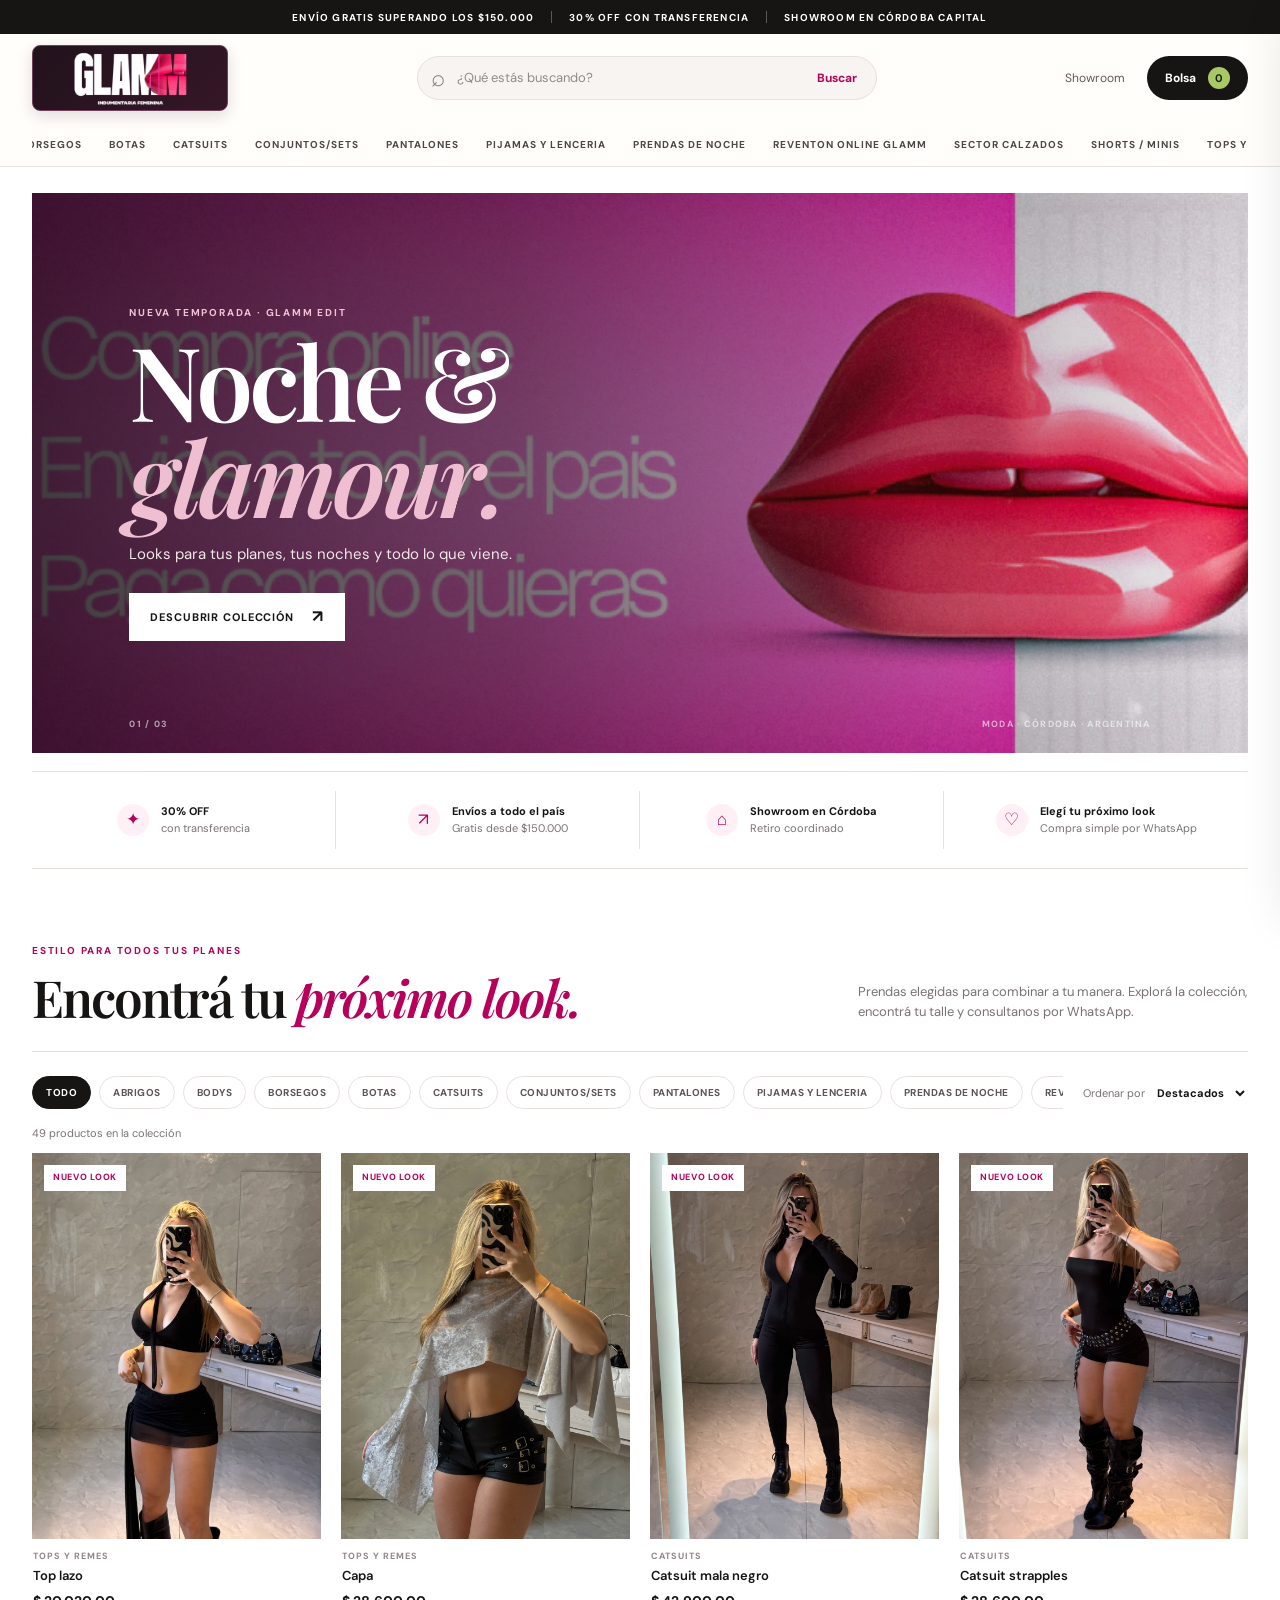
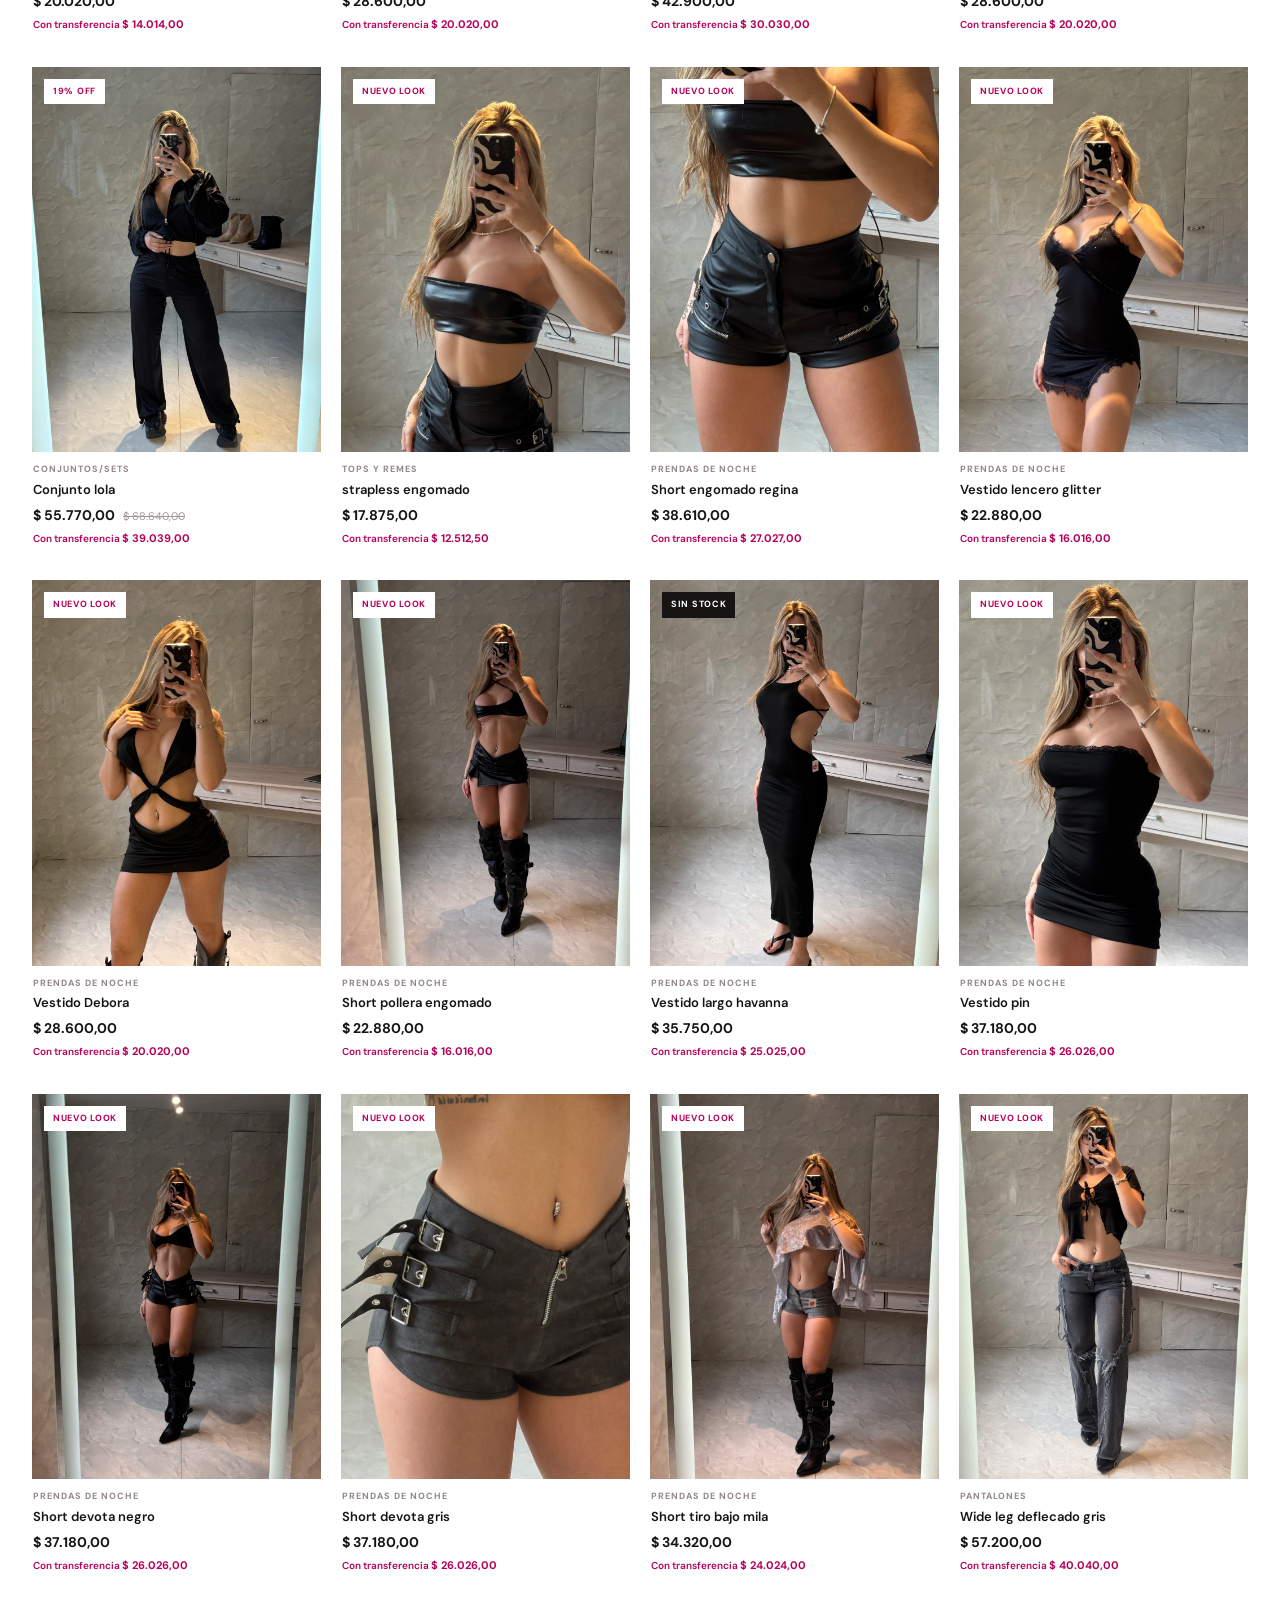
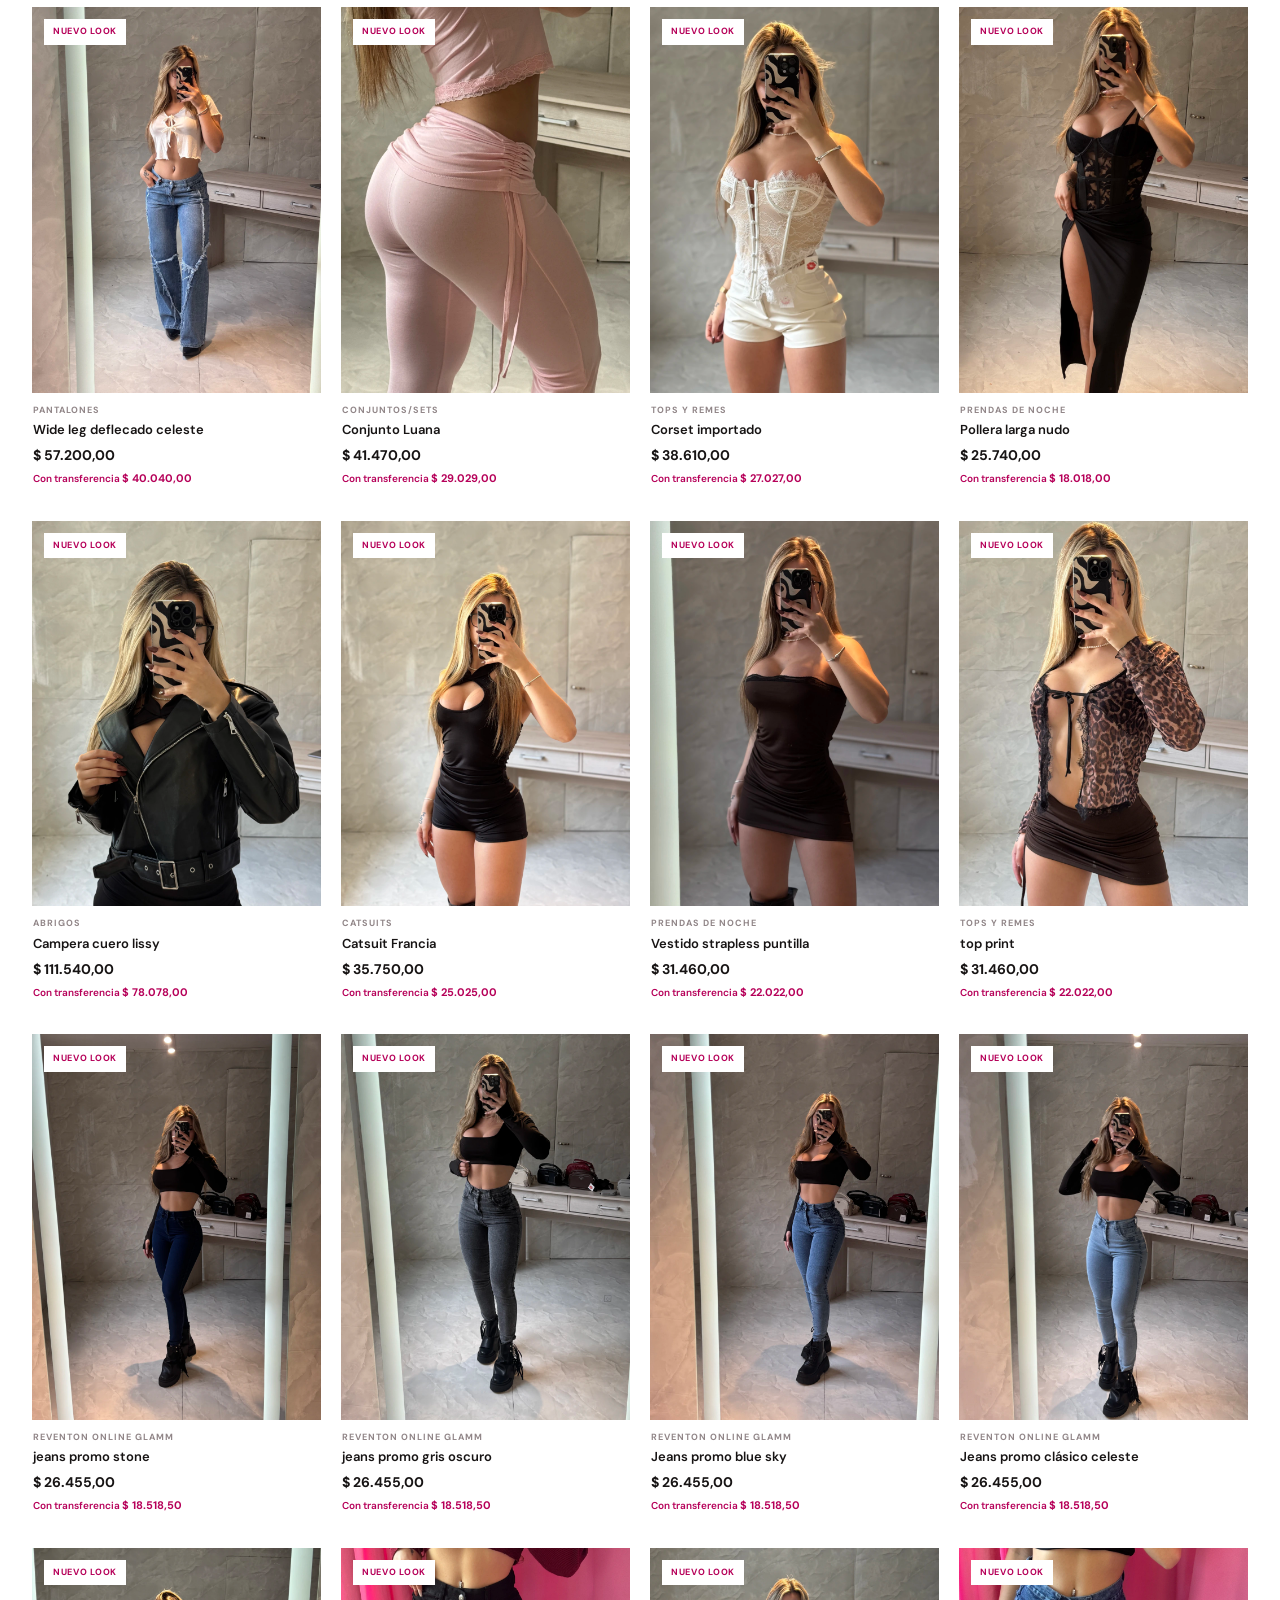
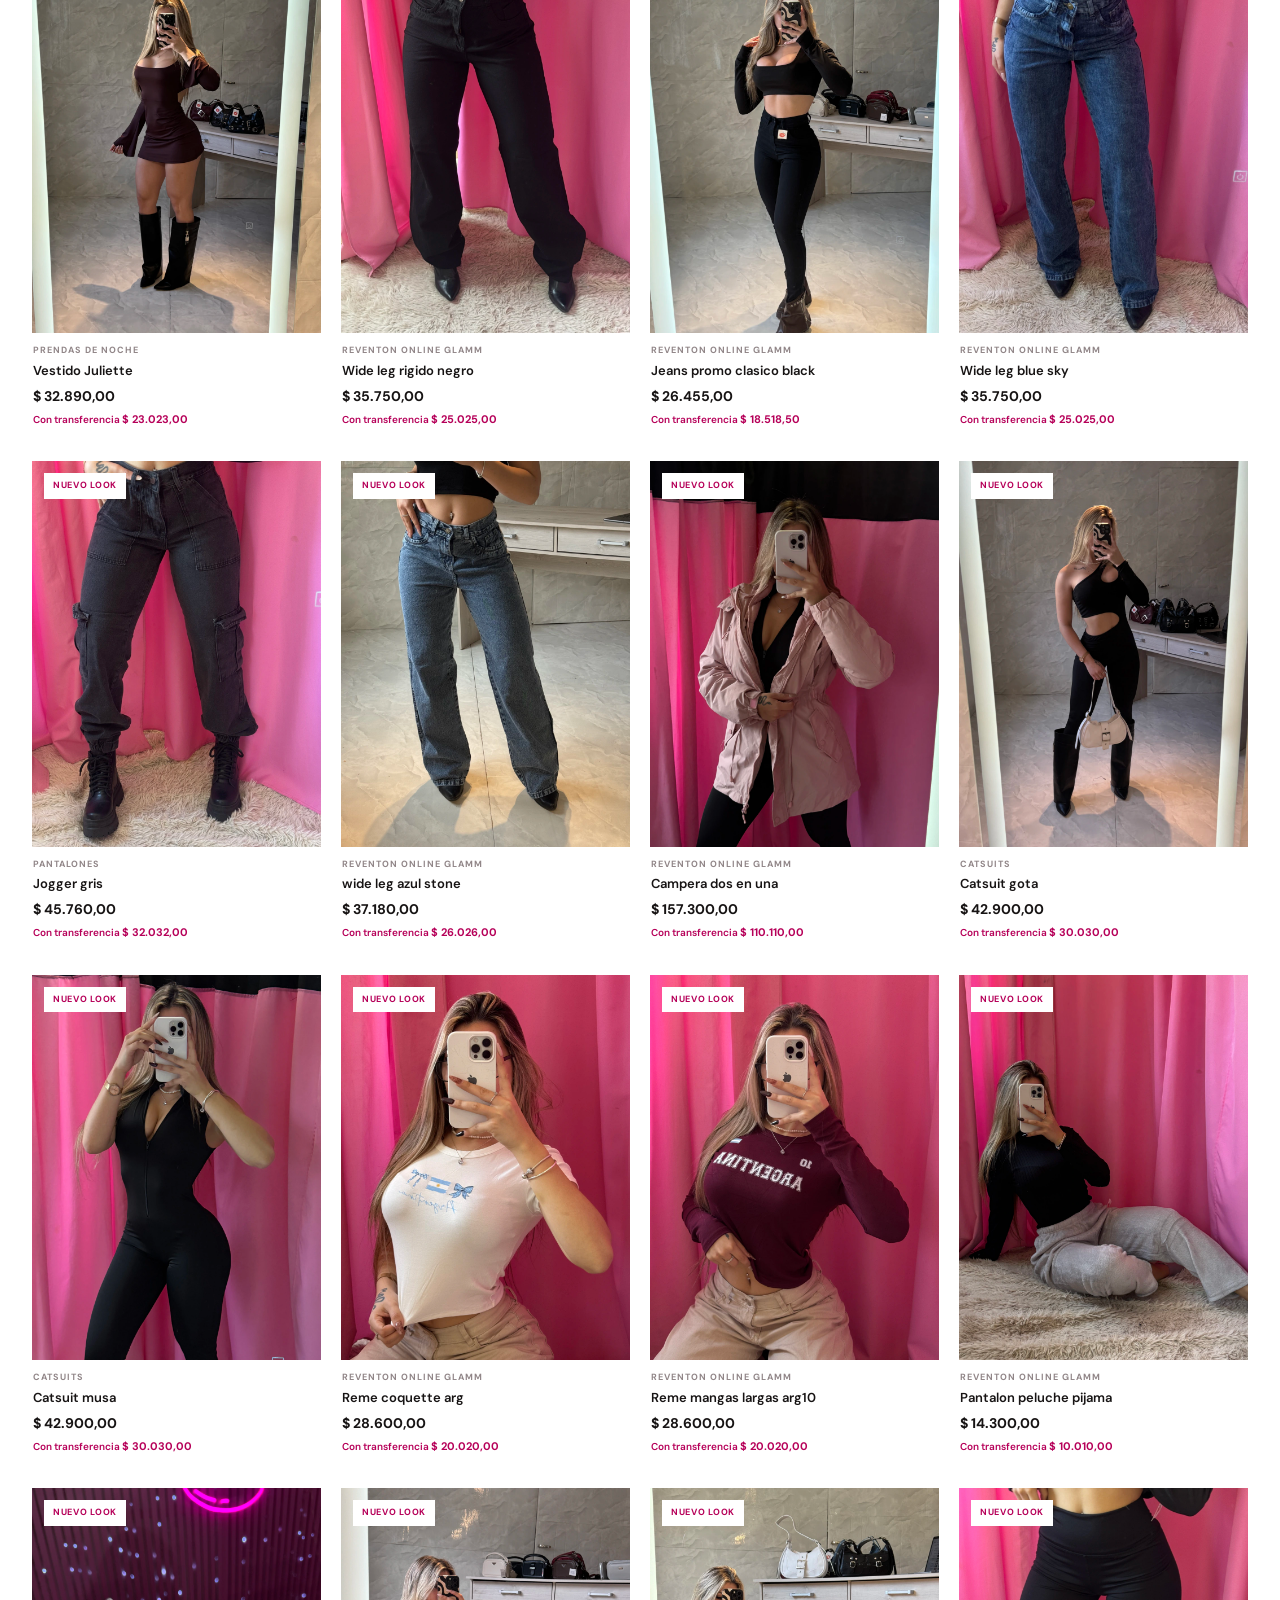
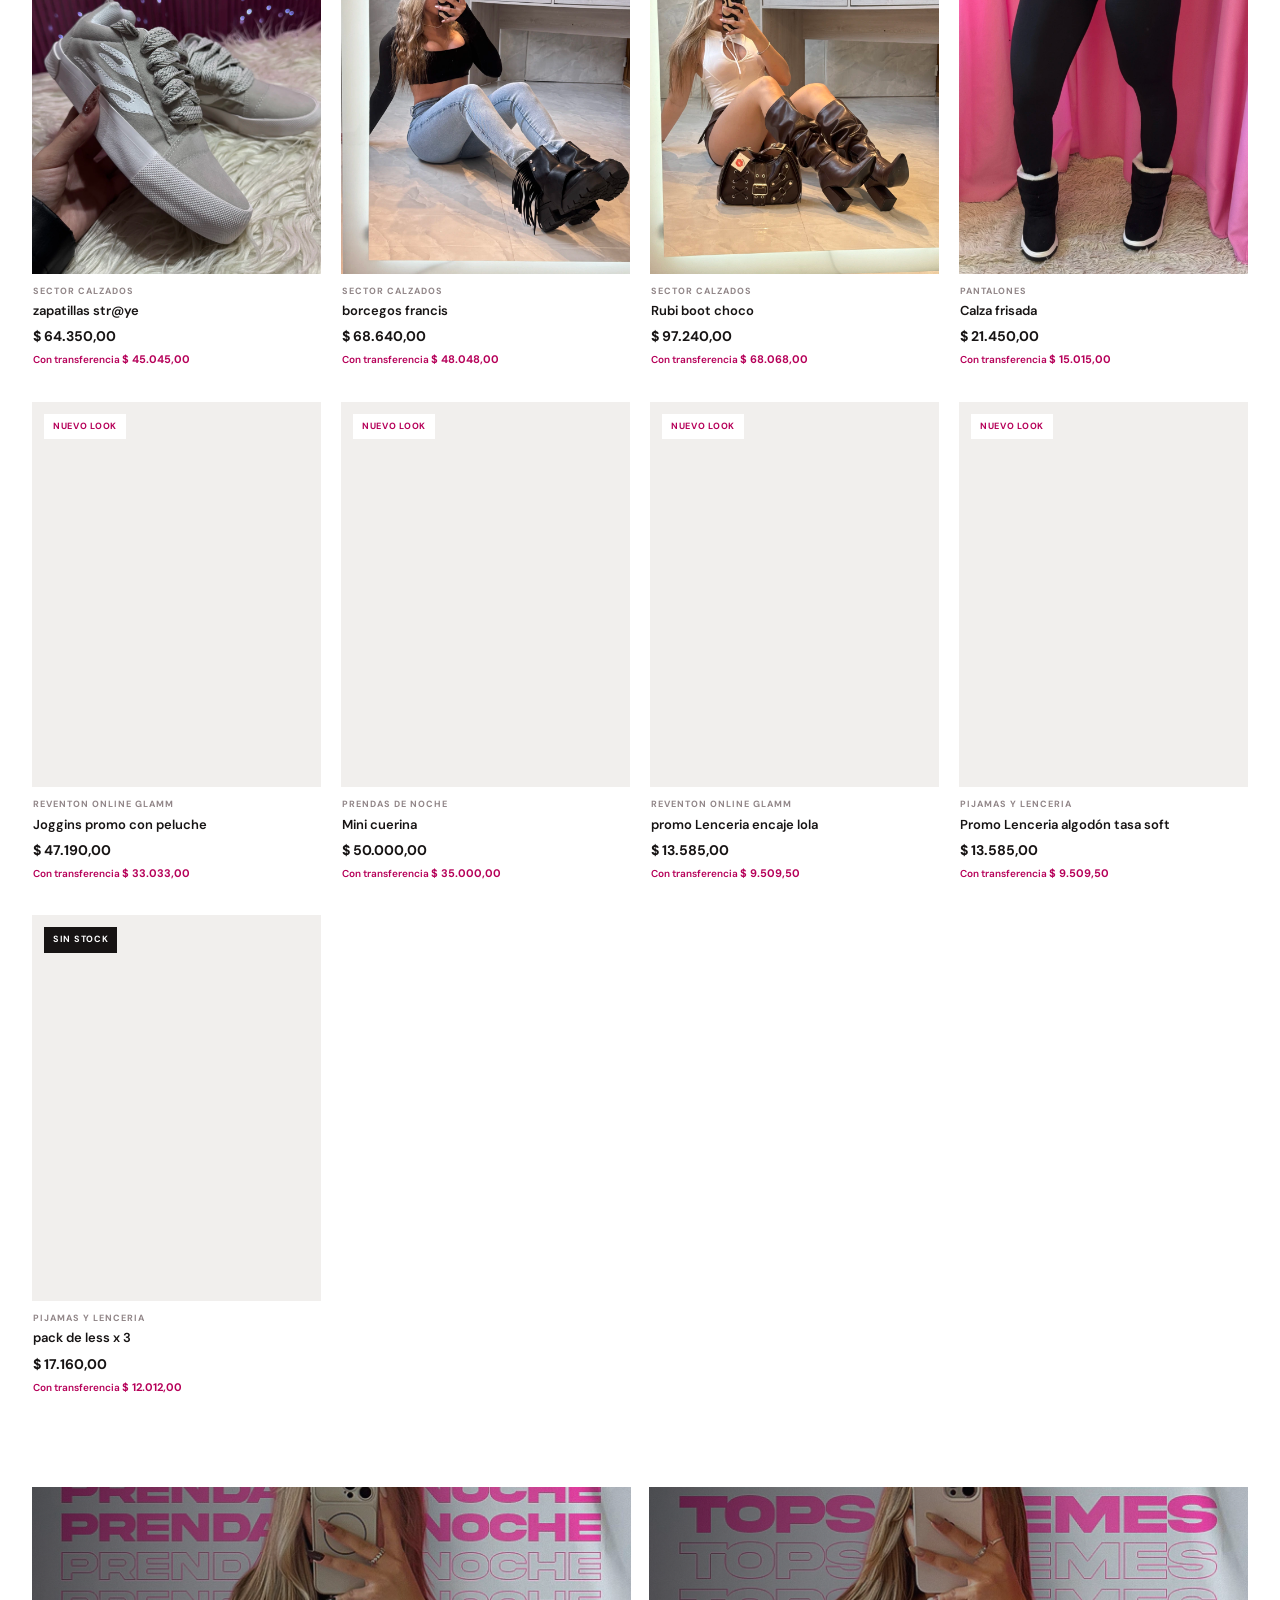
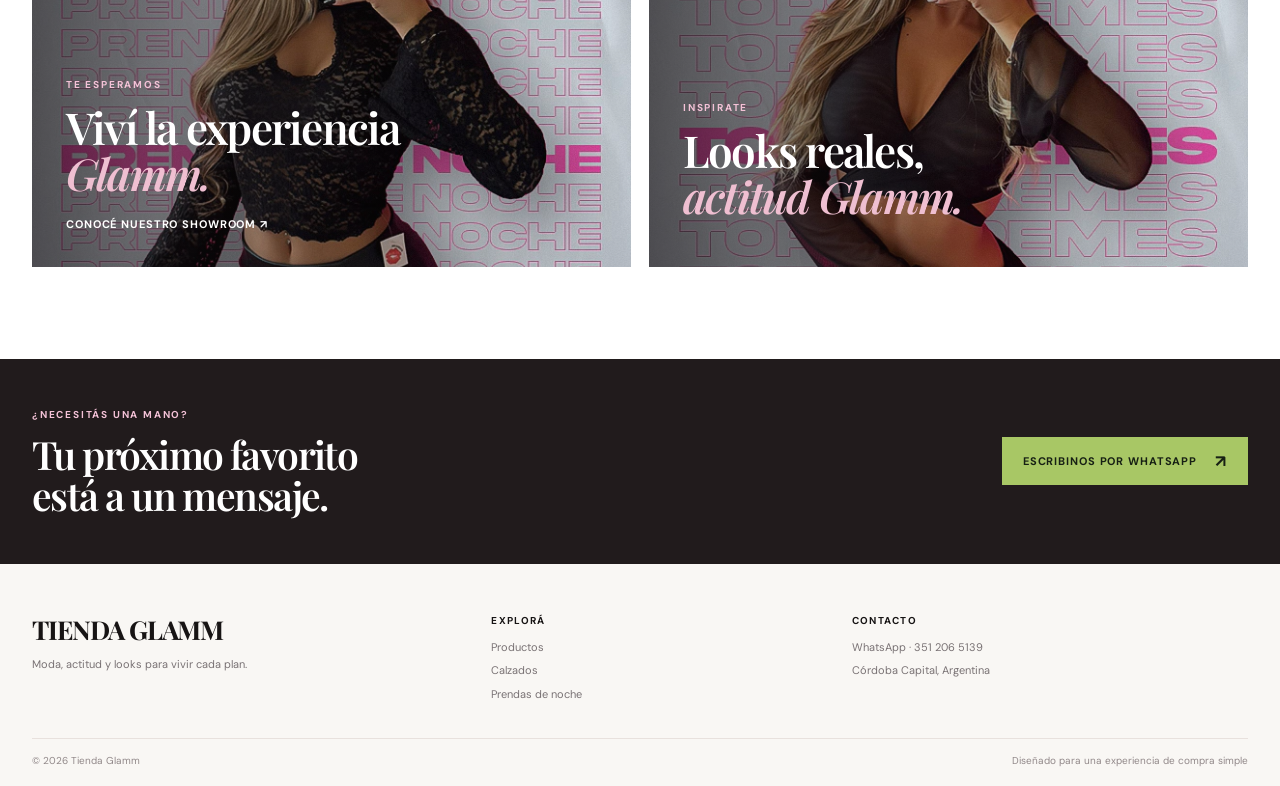
<file: index.html>
<!doctype html>
<html lang="es-AR">
<head>
  <meta charset="utf-8"><meta name="viewport" content="width=device-width, initial-scale=1"><meta name="theme-color" content="#171414"><meta name="description" content="Tienda Glamm: moda para salir, looks de noche, calzados y prendas urbanas. Envíos a todo el país y showroom en Córdoba.">
  <title>Tienda Glamm — Nueva temporada</title><link rel="preconnect" href="https://fonts.googleapis.com"><link rel="preconnect" href="https://fonts.gstatic.com" crossorigin><link href="https://fonts.googleapis.com/css2?family=DM+Sans:wght@400;500;600;700&family=Playfair+Display:ital,wght@0,600;0,700;1,600;1,700&display=swap" rel="stylesheet"><link rel="stylesheet" href="styles.css"><script src="catalog.js" defer></script><script src="app.js" defer></script>
</head>
<body>
  <div class="promo-bar"><span>ENVÍO GRATIS SUPERANDO LOS $150.000</span><i></i><span>30% OFF CON TRANSFERENCIA</span><i></i><span class="promo-location">SHOWROOM EN CÓRDOBA CAPITAL</span></div>
  <header class="site-header"><div class="header-main container"><button class="mobile-menu" type="button" aria-label="Abrir categorías" data-menu-toggle>☰</button><a class="brand" href="index.html" aria-label="Tienda Glamm, inicio"><img src="assets/marca/logo.webp" alt="Tienda Glamm"></a><form class="search search-desktop" data-search-form role="search"><span aria-hidden="true">⌕</span><input type="search" placeholder="¿Qué estás buscando?" aria-label="Buscar productos" data-search><button aria-label="Buscar">Buscar</button></form><div class="header-actions"><a class="account-link" href="#contacto">Showroom</a><button class="cart-trigger" type="button" data-cart-open aria-label="Abrir carrito">Bolsa <span data-cart-count>0</span></button></div></div><div class="mobile-search container"><form class="search" data-search-form role="search"><span aria-hidden="true">⌕</span><input type="search" placeholder="¿Qué estás buscando?" aria-label="Buscar productos" data-search></form></div><nav class="category-nav container" data-category-nav aria-label="Categorías"></nav></header>
  <main>
    <section class="hero container"><img class="hero-image" src="assets/marca/campana.webp" alt="Campaña de nueva temporada de Tienda Glamm" fetchpriority="high"><div class="hero-shade"></div><div class="hero-copy"><p class="eyebrow light">NUEVA TEMPORADA · GLAMM EDIT</p><h1>Noche &amp;<br><em>glamour.</em></h1><p>Looks para tus planes, tus noches y todo lo que viene.</p><a class="button button-light" href="#catalogo">Descubrir colección <span>↗</span></a></div><div class="hero-note"><span>01 / 03</span><span>MODA · CÓRDOBA · ARGENTINA</span></div></section>
    <section class="benefits container" aria-label="Beneficios de compra"><div><span class="benefit-icon">✦</span><p><strong>30% OFF</strong><br>con transferencia</p></div><div><span class="benefit-icon">↗</span><p><strong>Envíos a todo el país</strong><br>Gratis desde $150.000</p></div><div><span class="benefit-icon">⌂</span><p><strong>Showroom en Córdoba</strong><br>Retiro coordinado</p></div><div><span class="benefit-icon">♡</span><p><strong>Elegí tu próximo look</strong><br>Compra simple por WhatsApp</p></div></section>
    <section class="collection-intro container" id="catalogo"><div><p class="eyebrow">ESTILO PARA TODOS TUS PLANES</p><h2>Encontrá tu <em>próximo look.</em></h2></div><p>Prendas elegidas para combinar a tu manera. Explorá la colección, encontrá tu talle y consultanos por WhatsApp.</p></section>
    <section class="catalog-section container"><div class="catalog-toolbar"><div class="filter-row" data-filter-row aria-label="Filtrar por categoría"></div><label class="sort-control">Ordenar por <select data-sort><option value="featured">Destacados</option><option value="price-low">Menor precio</option><option value="price-high">Mayor precio</option><option value="name">Nombre</option></select></label></div><div class="results-note" data-results-note></div><div class="product-grid" data-product-grid></div><div class="empty-state" data-empty hidden><span>♡</span><h3>No encontramos productos</h3><p>Probá con otra búsqueda o categoría.</p><button type="button" class="button button-dark" data-clear-filters>Ver toda la colección</button></div></section>
    <section class="editorial container"><div class="editorial-card editorial-showroom"><img src="assets/marca/banner-1.webp" alt="Colección Tienda Glamm" loading="lazy"><div><p class="eyebrow light">TE ESPERAMOS</p><h2>Viví la experiencia<br><em>Glamm.</em></h2><a class="text-link light-link" href="#contacto">Conocé nuestro showroom ↗</a></div></div><div class="editorial-card editorial-social"><img src="assets/marca/banner-2.webp" alt="Estilo Tienda Glamm" loading="lazy"><div><p class="eyebrow light">INSPIRATE</p><h2>Looks reales,<br><em>actitud Glamm.</em></h2></div></div></section>
    <section class="contact-band" id="contacto"><div class="container contact-inner"><div><p class="eyebrow light">¿NECESITÁS UNA MANO?</p><h2>Tu próximo favorito<br>está a un mensaje.</h2></div><a class="button button-green" href="https://wa.me/5493512065139" target="_blank" rel="noopener">Escribinos por WhatsApp <span>↗</span></a></div></section>
  </main>
  <footer class="site-footer"><div class="container footer-grid footer-grid-main"><div><a class="footer-brand" href="index.html">TIENDA GLAMM</a><p>Moda, actitud y looks para vivir cada plan.</p></div><div><h3>Explorá</h3><a href="#catalogo">Productos</a><a href="#catalogo" data-footer-category="CALZADOS">Calzados</a><a href="#catalogo" data-footer-category="PRENDAS DE NOCHE">Prendas de noche</a></div><div><h3>Contacto</h3><a href="https://wa.me/5493512065139" target="_blank" rel="noopener">WhatsApp · 351 206 5139</a><span>Córdoba Capital, Argentina</span></div></div><div class="container footer-bottom"><span>© <span data-year></span> Tienda Glamm</span><span>Diseñado para una experiencia de compra simple</span></div></footer>
  <div class="drawer-backdrop" data-drawer-backdrop></div><aside class="cart-drawer" data-cart-drawer aria-label="Carrito de compras" aria-hidden="true"><div class="drawer-header"><div><p class="eyebrow">TU SELECCIÓN</p><h2>Mi bolsa <span data-drawer-count>(0)</span></h2></div><button class="icon-button" type="button" data-cart-close aria-label="Cerrar carrito">×</button></div><div class="shipping-progress" data-shipping-progress></div><div class="cart-lines" data-cart-lines></div><div class="cart-empty" data-cart-empty><span>♡</span><p>Tu bolsa está esperando ese look especial.</p><button type="button" class="button button-outline" data-cart-close>Seguir mirando</button></div><div class="drawer-footer" data-cart-footer><div class="cart-total"><span>Subtotal</span><strong data-cart-total>$0</strong></div><p>El envío se confirma según tu código postal.</p><button class="button button-dark checkout-button" type="button" data-checkout>Continuar por WhatsApp <span>↗</span></button></div></aside><div class="toast" data-toast role="status" aria-live="polite"></div>
</body></html>
</file>
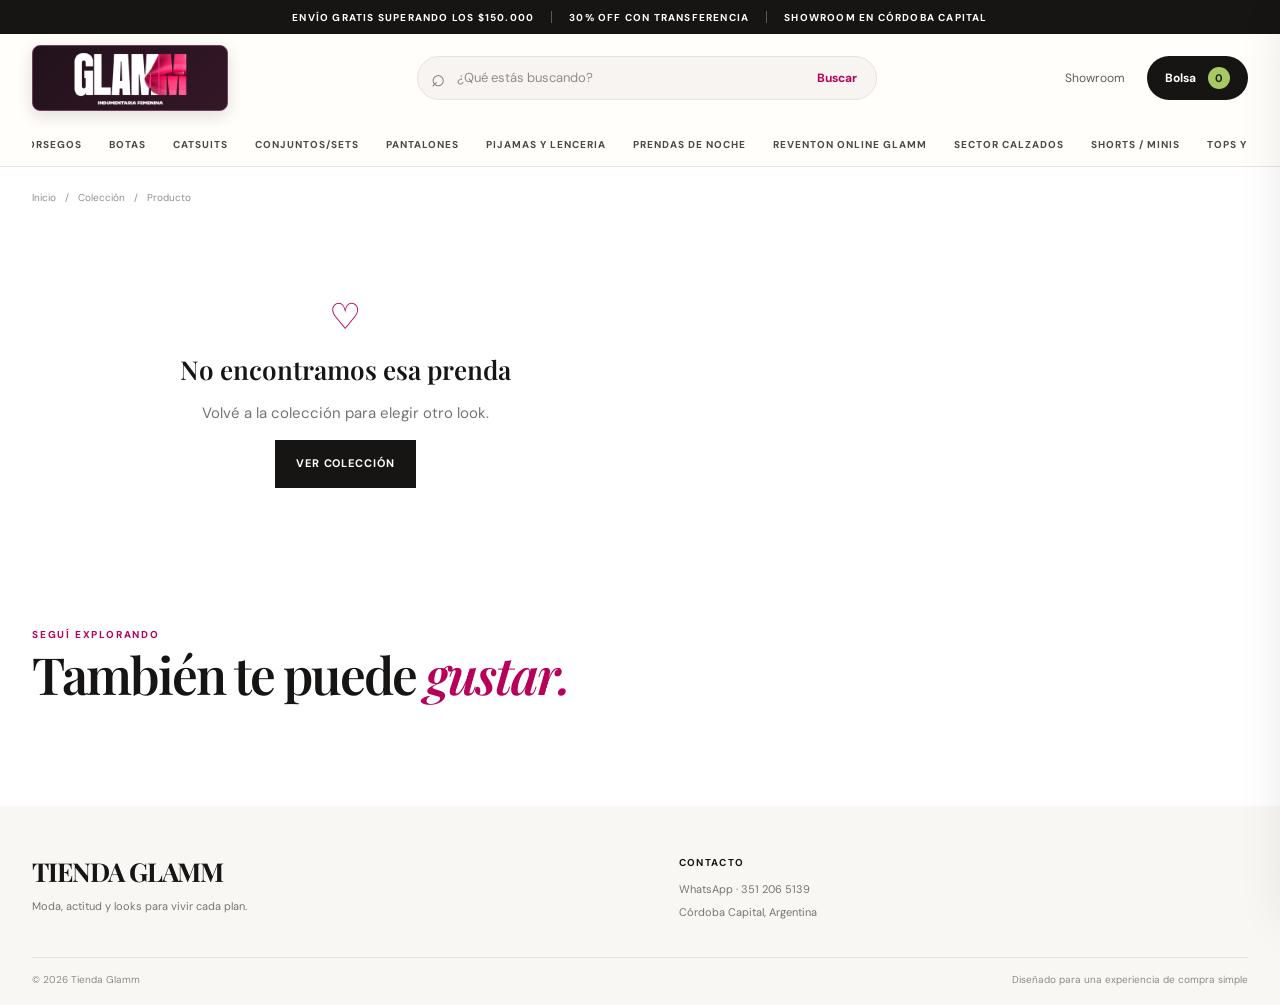
<file: producto.html>
<!doctype html>
<html lang="es-AR"><head><meta charset="utf-8"><meta name="viewport" content="width=device-width, initial-scale=1"><meta name="theme-color" content="#171414"><title>Producto — Tienda Glamm</title><link rel="preconnect" href="https://fonts.googleapis.com"><link rel="preconnect" href="https://fonts.gstatic.com" crossorigin><link href="https://fonts.googleapis.com/css2?family=DM+Sans:wght@400;500;600;700&family=Playfair+Display:ital,wght@0,600;0,700;1,600;1,700&display=swap" rel="stylesheet"><link rel="stylesheet" href="styles.css"><script src="catalog.js" defer></script><script src="app.js" defer></script><script src="product.js" defer></script></head><body>
<div class="promo-bar"><span>ENVÍO GRATIS SUPERANDO LOS $150.000</span><i></i><span>30% OFF CON TRANSFERENCIA</span><i></i><span class="promo-location">SHOWROOM EN CÓRDOBA CAPITAL</span></div><header class="site-header"><div class="header-main container"><a class="brand" href="index.html" aria-label="Tienda Glamm, inicio"><img src="assets/marca/logo.webp" alt="Tienda Glamm"></a><form class="search search-desktop" data-search-form role="search"><span>⌕</span><input type="search" placeholder="¿Qué estás buscando?" aria-label="Buscar productos" data-search><button>Buscar</button></form><div class="header-actions"><a class="account-link" href="index.html#contacto">Showroom</a><button class="cart-trigger" type="button" data-cart-open>Bolsa <span data-cart-count>0</span></button></div></div><div class="mobile-search container"><form class="search" data-search-form role="search"><span>⌕</span><input type="search" placeholder="¿Qué estás buscando?" aria-label="Buscar productos" data-search></form></div><nav class="category-nav container" data-category-nav aria-label="Categorías"></nav></header>
<main class="product-main container"><div class="breadcrumbs"><a href="index.html">Inicio</a><span>/</span><a href="index.html#catalogo">Colección</a><span>/</span><span data-product-breadcrumb>Producto</span></div><section class="product-detail" data-product-detail><div class="product-gallery"><div class="gallery-main"><img data-product-image src="" alt="" fetchpriority="high"><span class="gallery-label" data-product-label></span></div><div class="gallery-thumbs" data-product-thumbs></div></div><div class="product-info"><p class="eyebrow" data-product-category></p><h1 data-product-name></h1><p class="product-subtitle">Una prenda versátil para armar un look con toda tu personalidad.</p><div class="detail-price"><div><strong data-product-price></strong><del data-product-compare hidden></del></div><div class="transfer-callout"><span>PRECIO ESPECIAL CON TRANSFERENCIA</span><strong data-product-transfer></strong></div><p>Consultá medios de pago y cuotas disponibles por WhatsApp.</p></div><div class="product-options" data-product-options></div><div class="quantity-select"><span>CANTIDAD</span><div class="stepper"><button type="button" data-qty-minus aria-label="Restar">−</button><output data-qty>1</output><button type="button" data-qty-plus aria-label="Sumar">+</button></div><span class="stock-note" data-stock-note></span></div><div class="product-actions"><button class="button button-dark" type="button" data-add-product>Agregar a mi bolsa <span>＋</span></button><button class="button button-green" type="button" data-buy-product>Comprar por WhatsApp <span>↗</span></button></div><div class="product-assurances"><p><span>↗</span><span><strong>Envíos a todo el país</strong><br>Gratis superando $150.000</span></p><p><span>⌂</span><span><strong>Retiro en showroom</strong><br>Córdoba Capital, coordinando previamente</span></p><p><span>♡</span><span><strong>¿Dudas con el talle?</strong><br>Escribinos y te asesoramos</span></p></div><details class="product-description"><summary>Detalles del producto</summary><p data-product-description>Consultanos por disponibilidad, colores, talles y cuidados de la prenda.</p></details></div></section><section class="related-section"><div class="section-heading"><p class="eyebrow">SEGUÍ EXPLORANDO</p><h2>También te puede <em>gustar.</em></h2></div><div class="product-grid related-grid" data-related-grid></div></section></main>
<footer class="site-footer"><div class="container footer-grid footer-grid-product"><div><a class="footer-brand" href="index.html">TIENDA GLAMM</a><p>Moda, actitud y looks para vivir cada plan.</p></div><div><h3>Contacto</h3><a href="https://wa.me/5493512065139" target="_blank" rel="noopener">WhatsApp · 351 206 5139</a><span>Córdoba Capital, Argentina</span></div></div><div class="container footer-bottom"><span>© <span data-year></span> Tienda Glamm</span><span>Diseñado para una experiencia de compra simple</span></div></footer>
<div class="drawer-backdrop" data-drawer-backdrop></div><aside class="cart-drawer" data-cart-drawer aria-label="Carrito de compras" aria-hidden="true"><div class="drawer-header"><div><p class="eyebrow">TU SELECCIÓN</p><h2>Mi bolsa <span data-drawer-count>(0)</span></h2></div><button class="icon-button" type="button" data-cart-close aria-label="Cerrar carrito">×</button></div><div class="shipping-progress" data-shipping-progress></div><div class="cart-lines" data-cart-lines></div><div class="cart-empty" data-cart-empty><span>♡</span><p>Tu bolsa está esperando ese look especial.</p><button type="button" class="button button-outline" data-cart-close>Seguir mirando</button></div><div class="drawer-footer" data-cart-footer><div class="cart-total"><span>Subtotal</span><strong data-cart-total>$0</strong></div><p>El envío se confirma según tu código postal.</p><button class="button button-dark checkout-button" type="button" data-checkout>Continuar por WhatsApp <span>↗</span></button></div></aside><div class="toast" data-toast role="status" aria-live="polite"></div></body></html>
</file>
<file: styles.css>
:root{--ink:#171414;--ink-soft:#342c2d;--rose:#b60059;--rose-soft:#fff0f6;--cream:#f9f7f4;--paper:#fff;--muted:#797274;--line:#e8e1dd;--green:#226b47;--font-body:"DM Sans",Arial,sans-serif;--font-display:"Playfair Display",Georgia,serif;--shadow:0 18px 48px rgba(31,17,18,.12)}
*{box-sizing:border-box}html{scroll-behavior:smooth;scroll-padding-top:150px}body{margin:0;background:#fff;color:var(--ink);font-family:var(--font-body);font-size:15px;line-height:1.5}body.drawer-open{overflow:hidden}button,input,select{font:inherit}button,a{ -webkit-tap-highlight-color:transparent}a{color:inherit;text-decoration:none}button{color:inherit}.container{width:min(1360px,calc(100% - 64px));margin-inline:auto}.promo-bar{min-height:34px;background:var(--ink);color:#fff;display:flex;align-items:center;justify-content:center;gap:17px;padding:7px 16px;text-align:center;font-size:10px;font-weight:700;letter-spacing:.12em}.promo-bar i{height:12px;width:1px;background:#ffffff4a}.site-header{position:sticky;top:0;z-index:20;background:#fffefa;border-bottom:1px solid var(--line)}.header-main{height:88px;display:flex;align-items:center;justify-content:space-between;gap:28px}.brand{width:196px;height:66px;padding:4px 12px;display:flex;align-items:center;justify-content:center;flex:none;overflow:hidden;background:linear-gradient(135deg,#21121c,#351727);border:1px solid #70415b;border-radius:8px;box-shadow:0 5px 16px rgba(32,15,27,.14)}.brand img{display:block;max-width:100%;max-height:62px;object-fit:contain}.search{height:44px;border:1px solid var(--line);border-radius:999px;background:#f7f4f2;display:flex;align-items:center;padding:0 13px;gap:10px;color:#867c7c}.search span{font-size:24px;line-height:1}.search input{min-width:0;width:100%;border:0;background:transparent;outline:0;color:var(--ink);font-size:13px}.search input::placeholder{color:#938a8a}.search button{border:0;background:transparent;color:var(--rose);font-size:12px;font-weight:700;cursor:pointer}.search-desktop{width:min(460px,40vw)}.header-actions{display:flex;align-items:center;gap:22px}.account-link{font-size:12px;color:#625a5a}.cart-trigger{border:0;background:var(--ink);color:#fff;border-radius:999px;height:44px;padding:0 18px;font-size:12px;font-weight:700;cursor:pointer;display:flex;align-items:center;gap:12px;transition:background .2s}.cart-trigger:hover{background:var(--rose)}.cart-trigger span{display:grid;place-items:center;width:22px;height:22px;border-radius:50%;background:#a8c765;color:#182015;font-size:11px}.mobile-menu,.mobile-search{display:none}.category-nav{display:flex;align-items:center;justify-content:center;gap:25px;height:44px;overflow-x:auto;scrollbar-width:none;white-space:nowrap}.category-nav::-webkit-scrollbar{display:none}.category-nav button{position:relative;height:100%;padding:0 1px;border:0;background:none;color:#4d4546;font-size:10px;font-weight:700;letter-spacing:.1em;text-transform:uppercase;cursor:pointer;flex:none}.category-nav button:after{position:absolute;content:"";height:2px;bottom:0;left:0;right:100%;background:var(--rose);transition:right .2s}.category-nav button:hover:after,.category-nav button.active:after{right:0}.hero{height:min(560px,53vw);min-height:410px;position:relative;margin-top:26px;overflow:hidden;background:#42393b;color:#fff}.hero-image,.editorial-card img{position:absolute;inset:0;width:100%;height:100%;object-fit:cover}.hero-image{object-position:center 38%}.hero-shade{position:absolute;inset:0;background:linear-gradient(90deg,rgba(16,12,14,.8) 0%,rgba(28,18,22,.62) 40%,rgba(24,14,18,.05) 100%)}.hero-copy{position:absolute;z-index:1;left:8%;top:50%;width:min(510px,60%);transform:translateY(-50%)}.eyebrow{margin:0 0 12px;color:var(--rose);font-size:10px;font-weight:700;letter-spacing:.18em;text-transform:uppercase}.eyebrow.light{color:#f4c2d7}.hero h1,.collection-intro h2,.editorial-card h2,.contact-inner h2,.section-heading h2{font-family:var(--font-display);font-weight:600;letter-spacing:-.04em}.hero h1{font-size:clamp(58px,8vw,105px);line-height:.94;margin:0 0 18px}.hero h1 em,.collection-intro h2 em,.editorial-card h2 em,.section-heading h2 em{color:#efbfd1;font-weight:600}.hero-copy>p:not(.eyebrow){font-size:15px;color:#f1e8e9;margin:0 0 28px}.button{min-height:48px;padding:0 20px;display:inline-flex;align-items:center;justify-content:center;gap:18px;border:1px solid transparent;font-size:11px;font-weight:700;letter-spacing:.08em;text-transform:uppercase;cursor:pointer;transition:transform .2s,background .2s,color .2s}.button:hover{transform:translateY(-2px)}.button span{font-size:17px}.button-light{background:#fff;color:var(--ink)}.button-light:hover{background:var(--rose-soft);color:var(--rose)}.button-dark{background:var(--ink);color:#fff}.button-dark:hover{background:var(--rose)}.button-green{background:#a8c765;color:#172014}.button-green:hover{background:#b9d67d}.button-outline{background:#fff;border-color:#cfc4c4;color:var(--ink)}.hero-note{position:absolute;left:8%;right:8%;bottom:22px;z-index:1;display:flex;justify-content:space-between;color:#fff9;font-size:9px;font-weight:700;letter-spacing:.14em}.benefits{min-height:98px;margin-top:18px;display:grid;grid-template-columns:repeat(4,1fr);border-block:1px solid var(--line);align-items:center}.benefits>div{display:flex;align-items:center;justify-content:center;gap:12px;padding:12px;border-right:1px solid var(--line)}.benefits>div:last-child{border:0}.benefit-icon{display:grid;place-items:center;width:32px;height:32px;background:var(--rose-soft);border-radius:50%;color:var(--rose);font-size:17px}.benefits p{margin:0;color:var(--muted);font-size:11px;line-height:1.55}.benefits strong{color:var(--ink);font-size:11px}.collection-intro{padding-block:74px 26px;display:flex;justify-content:space-between;align-items:end;gap:40px}.collection-intro h2,.section-heading h2{font-size:clamp(34px,4vw,52px);line-height:1.08;margin:0}.collection-intro h2 em,.section-heading h2 em{color:var(--rose)}.collection-intro>p{max-width:390px;color:var(--muted);font-size:13px;margin:0 0 4px}.catalog-toolbar{display:flex;align-items:center;justify-content:space-between;gap:20px;padding:20px 0 12px;border-top:1px solid var(--line)}.filter-row{display:flex;gap:8px;overflow:auto;scrollbar-width:none;padding:4px 0;max-width:calc(100% - 180px)}.filter-row::-webkit-scrollbar{display:none}.filter-chip{flex:none;border:1px solid var(--line);background:#fff;border-radius:999px;padding:8px 13px;color:#5e5556;font-size:10px;font-weight:700;letter-spacing:.05em;text-transform:uppercase;cursor:pointer;transition:.2s}.filter-chip:hover,.filter-chip.active{background:var(--ink);border-color:var(--ink);color:#fff}.sort-control{display:flex;align-items:center;gap:8px;color:var(--muted);font-size:11px;white-space:nowrap}.sort-control select{border:0;background:transparent;color:var(--ink);font-size:11px;font-weight:700;outline:0;cursor:pointer}.results-note{min-height:28px;color:var(--muted);font-size:11px}.product-grid{display:grid;grid-template-columns:repeat(4,minmax(0,1fr));gap:34px 20px}.product-card{min-width:0;position:relative}.product-card-link{display:block}.product-image-wrap{position:relative;overflow:hidden;background:#f1efed;aspect-ratio:3/4}.product-image-wrap img{display:block;width:100%;height:100%;object-fit:cover;transition:transform .55s cubic-bezier(.2,.7,.3,1)}.product-card:hover .product-image-wrap img{transform:scale(1.045)}.product-badge{position:absolute;z-index:1;top:12px;left:12px;padding:6px 9px;background:#fff;color:var(--rose);font-size:9px;font-weight:700;letter-spacing:.08em;text-transform:uppercase}.product-badge.soldout{background:var(--ink);color:#fff}.product-quick{position:absolute;left:10px;right:10px;bottom:10px;min-height:39px;background:#fff;color:var(--ink);display:grid;place-items:center;font-size:10px;font-weight:700;letter-spacing:.08em;text-transform:uppercase;opacity:0;transform:translateY(7px);transition:.2s}.product-card:hover .product-quick,.product-card:focus-within .product-quick{opacity:1;transform:translateY(0)}.product-card-info{padding:11px 1px 0}.product-card-category{margin:0 0 4px;color:#918688;font-size:9px;font-weight:700;letter-spacing:.11em;text-transform:uppercase}.product-card-name{margin:0;color:var(--ink);font-size:13px;font-weight:600;line-height:1.4}.product-card-price{margin-top:6px;display:flex;align-items:baseline;gap:8px}.product-card-price strong{font-size:14px}.product-card-price del{color:#a09798;font-size:11px}.transfer-price{margin:4px 0 0;color:var(--rose);font-size:10px;font-weight:600}.transfer-price b{font-size:11px}.empty-state{text-align:center;padding:65px 20px;color:var(--muted)}.empty-state[hidden]{display:none}.empty-state>span,.cart-empty>span{font-size:36px;color:var(--rose)}.empty-state h3{margin:8px 0;color:var(--ink);font:600 26px var(--font-display)}.editorial{display:grid;grid-template-columns:1fr 1fr;gap:18px;padding-block:92px}.editorial-card{height:380px;position:relative;overflow:hidden;background:#383032;color:#fff}.editorial-card img{transition:transform .7s}.editorial-card:hover img{transform:scale(1.04)}.editorial-card:after{content:"";position:absolute;inset:0;background:linear-gradient(90deg,rgba(15,10,12,.66),rgba(15,10,12,.08))}.editorial-card>div{position:absolute;z-index:1;left:34px;bottom:33px}.editorial-card h2{font-size:44px;line-height:1.05;margin:0 0 15px}.text-link{font-size:11px;font-weight:700;letter-spacing:.08em;text-transform:uppercase}.light-link{color:#fff}.contact-band{background:#211b1c;color:#fff;padding:48px 0}.contact-inner{display:flex;align-items:center;justify-content:space-between;gap:24px}.contact-inner h2{font-size:39px;line-height:1.05;margin:0}.site-footer{background:var(--cream);padding:46px 0 18px}.footer-grid{display:grid;grid-template-columns:1.5fr 1fr 1.2fr 1fr;gap:30px;padding-bottom:36px}.footer-grid>div{display:flex;flex-direction:column;align-items:flex-start;gap:7px}.footer-brand{font-family:var(--font-display);font-size:26px;font-weight:700;letter-spacing:-.04em}.footer-grid p,.footer-grid a:not(.footer-brand),.footer-grid span{font-size:11px;color:var(--muted);margin:0}.footer-grid h3{margin:3px 0 4px;font-size:10px;letter-spacing:.13em;text-transform:uppercase}.footer-grid a:hover{color:var(--rose)}.footer-bottom{border-top:1px solid var(--line);padding-top:14px;display:flex;justify-content:space-between;color:#918889;font-size:10px}.drawer-backdrop{position:fixed;inset:0;z-index:39;background:rgba(18,12,13,.48);opacity:0;visibility:hidden;transition:.25s}.cart-drawer{position:fixed;z-index:40;right:0;top:0;bottom:0;width:min(440px,100%);background:#fff;box-shadow:var(--shadow);transform:translateX(102%);transition:transform .3s;display:flex;flex-direction:column}.drawer-open .drawer-backdrop{opacity:1;visibility:visible}.drawer-open .cart-drawer{transform:translateX(0)}.drawer-header{padding:24px 24px 16px;border-bottom:1px solid var(--line);display:flex;justify-content:space-between;align-items:center}.drawer-header .eyebrow{margin-bottom:3px}.drawer-header h2{font:600 28px var(--font-display);margin:0}.drawer-header h2 span{font:500 12px var(--font-body);color:var(--muted)}.icon-button{border:0;background:#f5f1ef;border-radius:50%;width:38px;height:38px;font-size:25px;line-height:1;cursor:pointer}.shipping-progress{padding:13px 24px;background:#faf8f6;font-size:11px;color:#665d5e}.progress-track{height:4px;background:#e6dfdf;margin-top:8px;border-radius:3px;overflow:hidden}.progress-track span{display:block;height:100%;background:var(--rose);transition:width .2s}.cart-lines{overflow:auto;padding:0 24px;flex:1}.cart-line{display:grid;grid-template-columns:74px 1fr auto;gap:13px;padding:16px 0;border-bottom:1px solid var(--line)}.cart-line img{width:74px;height:92px;object-fit:cover;background:#f2efed}.cart-line h3{font-size:12px;margin:0 0 4px}.cart-line p{font-size:10px;color:var(--muted);margin:0 0 7px}.cart-line-price{font-size:12px;font-weight:700}.cart-line-controls{display:flex;align-items:center;gap:10px;margin-top:9px}.cart-line-controls button{width:25px;height:25px;border:1px solid var(--line);background:#fff;cursor:pointer}.cart-line-controls span{font-size:11px}.remove-line{width:25px;height:25px;padding:0;display:grid;place-items:center;border:1px solid var(--line);border-radius:50%;background:#fff;color:#8f8585;font-size:17px;line-height:1;cursor:pointer;transition:color .18s,border-color .18s,background .18s}.remove-line:hover{color:var(--rose);border-color:var(--rose);background:var(--rose-soft)}.cart-empty{margin:auto;text-align:center;padding:30px;display:none}.cart-empty.visible{display:block}.cart-empty p{color:var(--muted);font-size:13px}.drawer-footer{padding:18px 24px 24px;border-top:1px solid var(--line);background:#fff}.drawer-footer p{font-size:10px;color:var(--muted);margin:7px 0 14px}.cart-total{display:flex;align-items:center;justify-content:space-between}.cart-total span{font-size:12px;color:var(--muted)}.cart-total strong{font-size:19px}.checkout-button{width:100%}.toast{position:fixed;z-index:60;bottom:24px;left:50%;transform:translate(-50%,20px);opacity:0;pointer-events:none;background:var(--ink);color:#fff;padding:12px 18px;font-size:12px;box-shadow:var(--shadow);transition:.25s}.toast.show{opacity:1;transform:translate(-50%,0)}.product-main{padding-top:23px}.breadcrumbs{display:flex;gap:9px;align-items:center;color:#968c8d;font-size:10px;margin-bottom:20px}.breadcrumbs a:hover{color:var(--rose)}.product-detail{display:grid;grid-template-columns:minmax(0,1.1fr) minmax(350px,.9fr);gap:clamp(30px,6vw,82px);align-items:start}.gallery-main{position:relative;background:#f2efed;aspect-ratio:4/5;overflow:hidden}.gallery-main img{width:100%;height:100%;object-fit:cover;display:block}.gallery-label{position:absolute;left:14px;top:14px;background:#fff;padding:7px 10px;color:var(--rose);font-size:9px;font-weight:700;letter-spacing:.12em;text-transform:uppercase}.gallery-thumbs{display:flex;gap:10px;margin-top:10px;overflow:auto}.gallery-thumbs button{border:1px solid transparent;background:#f2efed;padding:0;width:68px;height:83px;flex:none;cursor:pointer}.gallery-thumbs button.active{border-color:var(--rose)}.gallery-thumbs img{width:100%;height:100%;object-fit:cover}.product-info{position:sticky;top:160px;padding:20px 0}.product-info>.eyebrow{margin-bottom:8px}.product-info h1{font:600 clamp(32px,4vw,48px)/1.05 var(--font-display);letter-spacing:-.035em;margin:0}.product-subtitle{font-size:13px;color:var(--muted);margin:12px 0 23px}.detail-price{padding:17px 0;border-block:1px solid var(--line)}.detail-price>div:first-child{display:flex;align-items:baseline;gap:12px}.detail-price>div:first-child strong{font-size:28px}.detail-price del{font-size:13px;color:#9d9293}.transfer-callout{display:flex;justify-content:space-between;align-items:center;margin-top:12px;padding:12px 14px;background:var(--rose-soft);color:var(--rose);font-size:10px;font-weight:700;letter-spacing:.06em}.transfer-callout strong{font-size:19px;letter-spacing:0}.detail-price>p{font-size:10px;color:var(--muted);margin:9px 0 0}.product-options{display:grid;gap:15px;padding:19px 0}.option-group label{display:block;font-size:10px;font-weight:700;letter-spacing:.1em;text-transform:uppercase;margin-bottom:8px}.option-values{display:flex;flex-wrap:wrap;gap:7px}.option-values button{min-width:38px;height:34px;border:1px solid #d8cecf;background:#fff;padding:0 11px;font-size:11px;cursor:pointer}.option-values button.selected{border-color:var(--ink);background:var(--ink);color:#fff}.quantity-select{display:flex;align-items:center;gap:15px;font-size:10px;font-weight:700;letter-spacing:.1em}.stepper{display:flex;align-items:center;border:1px solid var(--line);height:36px}.stepper button{width:35px;height:34px;border:0;background:#fff;font-size:18px;cursor:pointer}.stepper output{width:27px;text-align:center;font-size:12px;font-weight:500;letter-spacing:0}.stock-note{margin-left:auto;color:var(--muted);font-size:10px;font-weight:500;letter-spacing:0}.product-actions{display:grid;gap:9px;margin-top:21px}.product-actions button{width:100%;min-height:52px;justify-content:space-between;padding-inline:18px}.product-assurances{display:grid;gap:10px;padding:18px 0;border-bottom:1px solid var(--line)}.product-assurances p{display:flex;gap:11px;align-items:center;margin:0;color:var(--muted);font-size:10px;line-height:1.5}.product-assurances p>span:first-child{width:28px;height:28px;display:grid;place-items:center;background:var(--cream);border-radius:50%;color:var(--rose);font-size:15px}.product-assurances strong{color:var(--ink);font-size:11px}.product-description{border-bottom:1px solid var(--line);padding:14px 0;font-size:12px}.product-description summary{cursor:pointer;font-weight:700}.product-description p{color:var(--muted);font-size:11px}.related-section{padding-block:74px 80px}.section-heading{margin-bottom:24px}.section-heading .eyebrow{margin-bottom:5px}.related-grid{grid-template-columns:repeat(4,minmax(0,1fr))}.mobile-menu{display:none}
@media(max-width:1050px){.container{width:min(100% - 40px,1360px)}.category-nav{justify-content:flex-start;gap:22px}.product-grid{grid-template-columns:repeat(3,minmax(0,1fr));gap:26px 15px}.product-detail{gap:35px}.product-info{top:150px}.editorial-card{height:330px}.footer-grid{grid-template-columns:1.2fr 1fr 1.2fr 1fr}}
@media(max-width:720px){html{scroll-padding-top:135px}.container{width:calc(100% - 32px)}.promo-bar{font-size:8px;letter-spacing:.07em;gap:9px;min-height:31px;padding:6px 5px}.promo-location,.promo-bar i:last-of-type{display:none}.header-main{height:70px;gap:10px}.mobile-menu{display:block;border:0;background:transparent;width:30px;padding:0;font-size:21px}.brand{width:146px;height:55px;padding:3px 9px}.brand img{max-height:50px}.search-desktop,.account-link{display:none}.header-actions{gap:6px}.cart-trigger{height:38px;padding:0 12px;font-size:10px}.mobile-search{display:block;padding-bottom:9px}.mobile-search .search{height:38px}.category-nav{height:37px;gap:18px}.category-nav button{font-size:9px}.hero{width:100%;height:570px;min-height:0;margin-top:0}.hero-image{object-position:58% center}.hero-shade{background:linear-gradient(0deg,rgba(16,12,14,.78),rgba(24,17,20,.08) 100%)}.hero-copy{left:22px;right:22px;bottom:60px;top:auto;width:auto;transform:none}.hero h1{font-size:64px}.hero-copy>p:not(.eyebrow){font-size:13px}.hero-note{left:22px;right:22px;bottom:19px;font-size:8px}.benefits{grid-template-columns:1fr 1fr;margin-top:0;min-height:0}.benefits>div{justify-content:flex-start;padding:13px 6px;border-bottom:1px solid var(--line)}.benefits>div:nth-child(2){border-right:0}.benefits>div:nth-child(n+3){border-bottom:0}.benefit-icon{width:28px;height:28px;flex:none}.benefits p,.benefits strong{font-size:9px}.collection-intro{display:block;padding:48px 0 16px}.collection-intro h2{font-size:37px}.collection-intro>p{font-size:11px;margin-top:13px}.catalog-toolbar{display:block;padding:13px 0 8px}.filter-row{max-width:none;margin-right:-16px;padding-right:16px}.sort-control{justify-content:flex-end;margin:12px 0 5px}.product-grid{grid-template-columns:repeat(2,minmax(0,1fr));gap:22px 10px}.product-badge{top:8px;left:8px;font-size:8px;padding:5px 7px}.product-quick{opacity:1;transform:none;min-height:33px;left:6px;right:6px;bottom:6px;font-size:8px}.product-card-info{padding-top:8px}.product-card-name{font-size:11px}.product-card-price{gap:6px}.product-card-price strong{font-size:12px}.product-card-price del{font-size:9px}.transfer-price{font-size:9px}.editorial{grid-template-columns:1fr;gap:12px;padding-block:50px}.editorial-card{height:295px}.editorial-card>div{left:22px;bottom:22px}.editorial-card h2{font-size:37px}.contact-band{padding:32px 0}.contact-inner{display:grid;gap:19px}.contact-inner h2{font-size:33px}.contact-inner .button{width:100%}.footer-grid{grid-template-columns:1fr 1fr;gap:25px 20px;padding-bottom:26px}.footer-grid>div:first-child{grid-column:1/-1}.footer-bottom{font-size:9px;gap:12px}.footer-bottom span:last-child{text-align:right}.product-main{padding-top:13px}.breadcrumbs{margin-bottom:12px;font-size:9px}.product-detail{grid-template-columns:1fr;gap:13px}.gallery-main{aspect-ratio:4/4.8;margin-inline:-16px}.gallery-thumbs{margin-top:7px}.gallery-thumbs button{width:55px;height:67px}.product-info{position:static;padding:12px 0}.product-info h1{font-size:36px}.product-subtitle{font-size:12px;margin:8px 0 16px}.detail-price{padding:13px 0}.detail-price>div:first-child strong{font-size:24px}.transfer-callout{padding:10px 11px;font-size:8px}.transfer-callout strong{font-size:17px}.quantity-select{gap:9px}.stock-note{font-size:9px}.related-section{padding-block:52px}.related-grid{grid-template-columns:repeat(2,minmax(0,1fr))}}
@media(prefers-reduced-motion:reduce){*,*::before,*::after{scroll-behavior:auto!important;transition:none!important;animation:none!important}}
/* Ajustes del carrito para pantallas chicas */
.footer-grid-main{grid-template-columns:1.3fr 1fr 1.2fr}
.footer-grid-product{grid-template-columns:1.3fr 1.2fr}
@media(max-width:720px){
  .footer-grid-main,.footer-grid-product{grid-template-columns:1fr 1fr}
  .cart-drawer{width:min(100vw,440px)}
  .cart-line{grid-template-columns:68px minmax(0,1fr);gap:12px;padding:16px 0}
  .cart-line img{width:68px;height:86px;object-fit:cover}
  .cart-line>div{min-width:0}
  .cart-line h3{font-size:12px;line-height:1.35}
  .cart-line p{font-size:10px;line-height:1.35}
  .cart-line-controls{gap:7px;flex-wrap:nowrap}
  .cart-line-controls button:not(.remove-line){width:30px;height:30px;flex:none}
  .cart-line-controls span{min-width:16px;text-align:center}
  .remove-line{width:30px;height:30px;margin-left:auto;flex:none}
}
/* La portada conserva la campaña completa en celulares */
@media(max-width:720px){
  .hero{height:auto;min-height:0;display:flex;flex-direction:column;background:#811547;overflow:hidden}
  .hero-image{position:relative;inset:auto;display:block;width:100%;height:auto;aspect-ratio:1024/422;object-fit:cover;object-position:center}
  .hero-shade{display:none}
  .hero-copy{position:relative;inset:auto;top:auto;left:auto;right:auto;z-index:1;transform:none;width:auto;padding:24px 22px 18px;background:linear-gradient(135deg,#8d1550,#50162f)}
  .hero h1{font-size:clamp(44px,13vw,58px);line-height:.95;margin:0 0 13px}
  .hero-copy>p:not(.eyebrow){font-size:13px;margin:0 0 18px;color:#fff}
  .hero-copy .button{min-height:46px}
  .hero-note{position:relative;left:auto;right:auto;bottom:auto;padding:12px 22px 15px;background:#50162f;font-size:8px}
}
</file>
